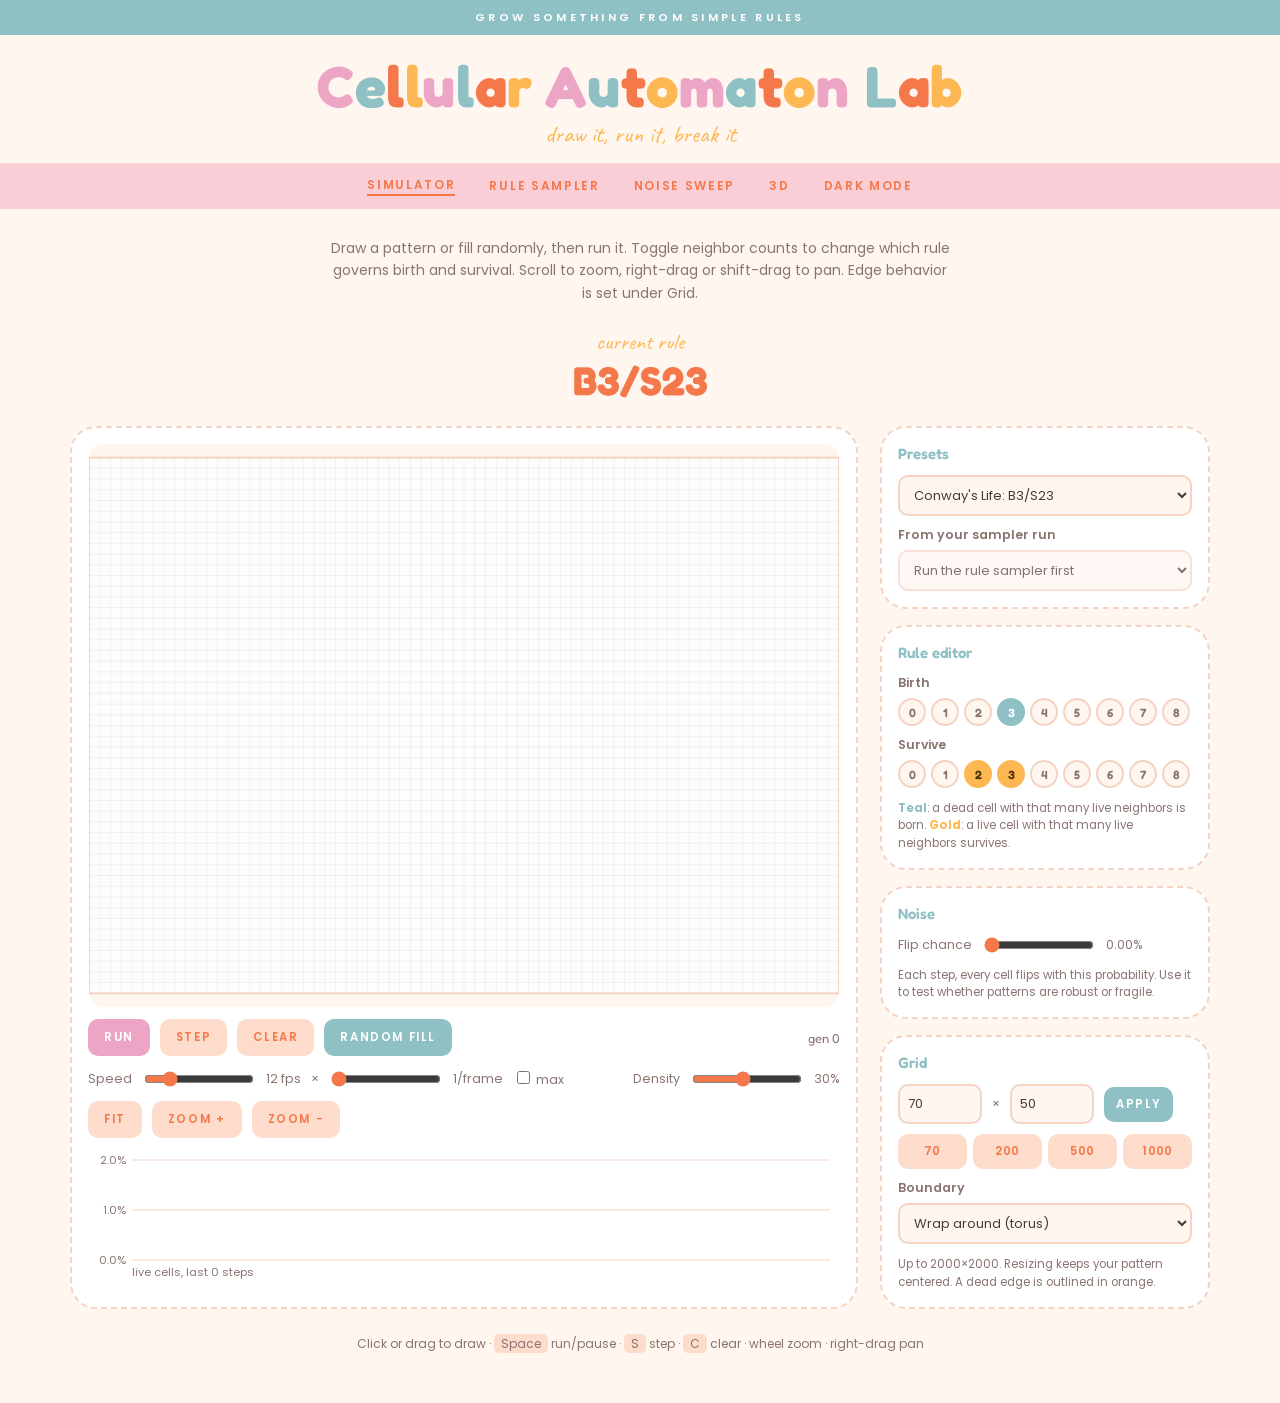
<file: index.html>
<!DOCTYPE html>
<html lang="en">
<head>
<meta charset="UTF-8">
<meta name="viewport" content="width=device-width, initial-scale=1">
<title>Cellular Automaton Lab</title>
<link href="https://fonts.googleapis.com/css2?family=Caveat:wght@600&family=Fredoka:wght@500;700&family=Poppins:wght@400;600&display=swap" rel="stylesheet">
<link rel="stylesheet" href="style.css">
<script src="shared.js"></script>
</head>
<body>
<div class="top">Grow something from simple rules</div>
<div class="brand"><h1 class="rainbow">Cellular Automaton Lab</h1><p class="script">draw it, run it, break it</p></div>
<nav><a class="on" href="index.html">Simulator</a><a href="sampler.html">Rule sampler</a><a href="noise.html">Noise sweep</a><a href="3d.html">3D</a><button id="themeBtn">Dark mode</button></nav>
<div class="wrap">
  <p class="intro">Draw a pattern or fill randomly, then run it. Toggle neighbor counts to change which rule governs birth and survival. Scroll to zoom, right-drag or shift-drag to pan. Edge behavior is set under Grid.</p>
  <div class="rule-readout"><span class="lbl">current rule</span><span id="ruleText">B3/S23</span></div>
  <div class="layout">
    <div class="board-panel">
      <canvas id="board"></canvas>
      <div class="row">
        <button class="btn primary" id="playBtn">Run</button>
        <button class="btn" id="stepBtn">Step</button>
        <button class="btn" id="clearBtn">Clear</button>
        <button class="btn teal" id="randomBtn">Random fill</button>
        <span class="sp"></span><span class="mono" id="genCount">gen 0</span>
      </div>
      <div class="row">
        Speed <input type="range" id="speed" min="1" max="60" value="12"><span id="speedLabel">12 fps</span> × <input type="range" id="spf" min="1" max="100" value="1"><span id="spfL">1/frame</span><label><input type="checkbox" id="turbo"> max</label>
        <span class="sp"></span>
        Density <input type="range" id="density" min="5" max="60" value="30"><span id="densityLabel">30%</span>
      </div>
      <div class="row"><button class="btn" id="fitBtn">Fit</button><button class="btn" id="zin">Zoom +</button><button class="btn" id="zout">Zoom −</button></div>
      <canvas id="plot" class="plot"></canvas>
    </div>
    <div class="side">
      <div class="card"><h2>Presets</h2>
        <select id="presetSelect">
          <option value="B3/S23">Conway's Life: B3/S23</option>
          <option value="B36/S23">HighLife: B36/S23</option>
          <option value="B2/S">Seeds: B2/S</option>
          <option value="B3678/S34678">Day &amp; Night: B3678/S34678</option>
          <option value="B1357/S1357">Replicator: B1357/S1357</option>
          <option value="B3/S12345">Maze: B3/S12345</option>
          <option value="B3/S1234">Mazectric: B3/S1234</option>
          <option value="B368/S245">Morley: B368/S245</option>
          <option value="B3/S012345678">Life without Death: B3/S012345678</option>
          <option value="custom">Custom (use the toggles)</option>
        </select>
        <div class="lab">From your sampler run</div>
        <select id="sampleSelect"></select>
      </div>
      <div class="card"><h2>Rule editor</h2>
        <div class="lab" style="margin-top:0">Birth</div><div class="counts" id="birthCounts"></div>
        <div class="lab">Survive</div><div class="counts" id="surviveCounts"></div>
        <p class="note"><b style="color:var(--teal)">Teal</b>: a dead cell with that many live neighbors is born. <b style="color:var(--yellow)">Gold</b>: a live cell with that many live neighbors survives.</p>
      </div>
      <div class="card"><h2>Noise</h2>
        <div class="row" style="margin-top:0">Flip chance <input type="range" id="noise" min="0" max="500" value="0"><span id="noiseLabel">0.00%</span></div>
        <p class="note">Each step, every cell flips with this probability. Use it to test whether patterns are robust or fragile.</p>
      </div>
      <div class="card"><h2>Grid</h2>
        <div class="row" style="margin:0"><input type="number" id="wIn" value="70" min="8" max="2000" style="width:84px" aria-label="Width"> × <input type="number" id="hIn" value="50" min="8" max="2000" style="width:84px" aria-label="Height"><button class="btn teal" id="applySize" style="padding:9px 12px">Apply</button></div>
        <div class="seg" id="sizes" style="margin-top:10px"><button class="btn" data-w="70" data-h="50">70</button><button class="btn" data-w="200" data-h="140">200</button><button class="btn" data-w="500" data-h="350">500</button><button class="btn" data-w="1000" data-h="700">1000</button></div>
        <div class="lab">Boundary</div><select id="wrap"><option value="wrap">Wrap around (torus)</option><option value="dead">Dead edge (outer ring stays empty)</option></select>
        <p class="note">Up to 2000×2000. Resizing keeps your pattern centered. A dead edge is outlined in orange.</p></div>
    </div>
  </div>
  <footer>Click or drag to draw · <span class="kbd">Space</span> run/pause · <span class="kbd">S</span> step · <span class="kbd">C</span> clear · wheel zoom · right-drag pan</footer>
</div>
<script>
(()=>{
const $=id=>document.getElementById(id),cv=$('board'),ctx=cv.getContext('2d'),off=document.createElement('canvas'),octx=off.getContext('2d');
let cols=70,rows=50,grid=new Uint8Array(cols*rows),running=false,gen=0,fps=12,spf=1,turbo=false,mode='',pv=1,B=new Set([3]),S=new Set([2,3]),noise=0,dead=false,col={},W=600,H=420,z=8,ox=0,oy=0,last=null,hist=[],dirty=true,lt=0,acc=0,t1=0,sps=0,lx=0,ly=0,im,d32;
const gc=()=>$('genCount').textContent='gen '+gen+(running?' · '+Math.round(sps)+' steps/s':'');
const px=h=>{const[r,g,b]=[1,3,5].map(i=>parseInt(h.slice(i,i+2),16));return(255<<24|b<<16|g<<8|r)>>>0};
function colors(){col={l:px(CA.css('--live')),b:px(CA.css('--canvas')),page:CA.css('--bg'),grid:CA.css('--grid')};dirty=true}
function fit(){z=Math.min(W/cols,H/rows);ox=(W-cols*z)/2;oy=(H-rows*z)/2;dirty=true}
function resize(){const d=devicePixelRatio||1;W=cv.parentElement.clientWidth-34;H=Math.round(Math.min(W*.75,innerHeight*.72));cv.style.width=W+'px';cv.style.height=H+'px';cv.width=W*d;cv.height=H*d;ctx.setTransform(d,0,0,d,0,0);fit()}
function draw(){
  if(!im||im.width!==cols||im.height!==rows){off.width=cols;off.height=rows;im=octx.createImageData(cols,rows);d32=new Uint32Array(im.data.buffer)}
  const L=col.l,Bk=col.b;for(let i=0;i<grid.length;i++)d32[i]=grid[i]?L:Bk;octx.putImageData(im,0,0);
  ctx.fillStyle=col.page;ctx.fillRect(0,0,W,H);ctx.imageSmoothingEnabled=false;ctx.drawImage(off,ox,oy,cols*z,rows*z);
  if(z>8){ctx.strokeStyle=col.grid;ctx.lineWidth=1;ctx.beginPath();
    const x0=Math.max(0,Math.floor(-ox/z)),x1=Math.min(cols,Math.ceil((W-ox)/z)),y0=Math.max(0,Math.floor(-oy/z)),y1=Math.min(rows,Math.ceil((H-oy)/z));
    for(let x=x0;x<=x1;x++){ctx.moveTo(ox+x*z,oy+y0*z);ctx.lineTo(ox+x*z,oy+y1*z)}
    for(let y=y0;y<=y1;y++){ctx.moveTo(ox+x0*z,oy+y*z);ctx.lineTo(ox+x1*z,oy+y*z)}ctx.stroke()}
  ctx.strokeStyle=CA.css(dead?'--orange':'--line');ctx.lineWidth=2;ctx.strokeRect(ox,oy,cols*z,rows*z)}
function step(){
  const n=CA.step(grid,cols,rows,B,S,dead);
  if(noise>0){const e=noise*n.length;let k=Math.floor(e)+(Math.random()<e%1?1:0);while(k--)n[Math.random()*n.length|0]^=1}
  let p=0;for(let i=0;i<n.length;i++)p+=n[i];
  grid=n;gen++;hist.push(p/n.length);if(hist.length>2000)hist.splice(0,1000);dirty=true}
function loop(t){
  if(running&&(turbo||t-lt>=1000/fps-2)){lt=t;const t0=performance.now(),lim=turbo?12:40,max=turbo?1e9:spf;let n=0;while(n<max&&(n<1||performance.now()-t0<lim)){step();n++}acc+=n}
  if(t-t1>500){sps=acc/(t-t1)*1000;acc=0;t1=t;if(running)gc()}
  if(dirty){dirty=false;draw();CA.plot($('plot'),hist);gc()}
  requestAnimationFrame(loop)}
function run(v){running=v;$('playBtn').textContent=v?'Pause':'Run';gc()}
function reset(g){grid=g||new Uint8Array(cols*rows);gen=0;hist=[];dirty=true}
function applySize(c,r){c=Math.max(8,Math.min(2000,c|0||70));r=Math.max(8,Math.min(2000,r|0||50));$('wIn').value=c;$('hIn').value=r;
  const g=new Uint8Array(c*r),dx=(c-cols)>>1,dy=(r-rows)>>1;
  for(let y=0;y<rows;y++){const ny=y+dy;if(ny<0||ny>=r)continue;for(let x=0;x<cols;x++){const nx=x+dx;if(nx>=0&&nx<c)g[ny*c+nx]=grid[y*cols+x]}}
  cols=c;rows=r;grid=g;fit()}
// drawing, zoom, pan
const at=e=>{const r=cv.getBoundingClientRect();return[Math.floor((e.clientX-r.left-ox)/z),Math.floor((e.clientY-r.top-oy)/z)]};
const put=(x,y)=>{if(x>=0&&y>=0&&x<cols&&y<rows)grid[y*cols+x]=pv};
function paint(e){const[x,y]=at(e);if(last){const n=Math.max(Math.abs(x-last[0]),Math.abs(y-last[1]),1);for(let i=1;i<=n;i++)put(Math.round(last[0]+(x-last[0])*i/n),Math.round(last[1]+(y-last[1])*i/n))}else put(x,y);last=[x,y];dirty=true}
cv.addEventListener('pointerdown',e=>{lx=e.clientX;ly=e.clientY;cv.setPointerCapture(e.pointerId);
  if(e.button!==0||e.shiftKey){mode='pan';return}mode='paint';const[x,y]=at(e);pv=x>=0&&y>=0&&x<cols&&y<rows&&grid[y*cols+x]?0:1;last=null;paint(e)});
cv.addEventListener('pointermove',e=>{if(mode==='paint')paint(e);else if(mode==='pan'){ox+=e.clientX-lx;oy+=e.clientY-ly;lx=e.clientX;ly=e.clientY;dirty=true}});
addEventListener('pointerup',()=>{mode='';last=null});
cv.addEventListener('contextmenu',e=>e.preventDefault());
function zoomAt(mx,my,k){const nz=Math.min(80,Math.max(.05,z*k));ox=mx-(mx-ox)*nz/z;oy=my-(my-oy)*nz/z;z=nz;dirty=true}
cv.addEventListener('wheel',e=>{e.preventDefault();const r=cv.getBoundingClientRect();zoomAt(e.clientX-r.left,e.clientY-r.top,Math.exp(-e.deltaY*.0015))},{passive:false});
$('zin').onclick=()=>zoomAt(W/2,H/2,1.4);$('zout').onclick=()=>zoomAt(W/2,H/2,1/1.4);$('fitBtn').onclick=fit;
// controls
$('playBtn').onclick=()=>run(!running);
$('stepBtn').onclick=()=>{if(!running)step()};
$('clearBtn').onclick=()=>reset();
$('randomBtn').onclick=()=>{const d=$('density').value/100,a=new Uint8Array(cols*rows);for(let i=0;i<a.length;i++)a[i]=Math.random()<d?1:0;reset(a)};
$('speed').oninput=e=>{fps=+e.target.value;$('speedLabel').textContent=fps+' fps'};
$('spf').oninput=e=>{spf=+e.target.value;$('spfL').textContent=spf+'/frame'};
$('turbo').onchange=e=>turbo=e.target.checked;
$('density').oninput=e=>$('densityLabel').textContent=e.target.value+'%';
$('noise').oninput=e=>{const p=e.target.value/100;noise=p/100;$('noiseLabel').textContent=p.toFixed(2)+'%'};
$('wrap').onchange=e=>{dead=e.target.value==='dead';dirty=true};
$('applySize').onclick=()=>applySize(+$('wIn').value,+$('hIn').value);
document.querySelectorAll('#sizes .btn').forEach(b=>b.onclick=()=>{document.querySelectorAll('#sizes .btn').forEach(x=>x.classList.remove('on'));b.classList.add('on');applySize(+b.dataset.w,+b.dataset.h)});
addEventListener('keydown',e=>{
  if(['SELECT','INPUT'].includes(e.target.tagName))return;
  if(e.code==='Space'){e.preventDefault();run(!running)}
  if(e.key==='s'||e.key==='S'){if(!running)step()}
  if(e.key==='c'||e.key==='C')reset()});
// rule editor
const btns={b:[],s:[]};
function build(el,set,k){for(let n=0;n<=8;n++){const b=document.createElement('button');b.className='cb';b.textContent=n;
  b.onclick=()=>{set.has(n)?set.delete(n):set.add(n);sync();$('presetSelect').value='custom';$('sampleSelect').value=''};el.appendChild(b);btns[k].push(b)}}
function sync(){btns.b.forEach((b,n)=>b.classList.toggle('b',B.has(n)));btns.s.forEach((b,n)=>b.classList.toggle('s',S.has(n)));$('ruleText').textContent=CA.fmt(B,S)}
function setRule(str){const r=CA.parse(str);if(!r)return false;B=r.B;S=r.S;sync();
  const norm=CA.fmt(B,S);$('presetSelect').value=[...$('presetSelect').options].some(o=>o.value===norm)?norm:'custom';
  $('sampleSelect').value=[...$('sampleSelect').options].some(o=>o.value===norm)?norm:'';return true}
build($('birthCounts'),B,'b');build($('surviveCounts'),S,'s');
$('presetSelect').onchange=e=>{if(e.target.value!=='custom')setRule(e.target.value)};
(function(){const sel=$('sampleSelect'),list=CA.samples();
  if(!list.length){sel.innerHTML='<option value="">Run the rule sampler first</option>';sel.disabled=true;return}
  sel.innerHTML='<option value="">Choose a sampled rule…</option>';
  ['mobile','oscillating','chaotic','growth','still','extinct'].forEach(c=>{
    const items=list.filter(r=>r.cls===c);if(!items.length)return;
    const g=document.createElement('optgroup');g.label=c+' ('+items.length+')';
    items.forEach(r=>{const o=document.createElement('option');o.value=r.rule;o.textContent=r.rule;g.appendChild(o)});sel.appendChild(g)})})();
$('sampleSelect').onchange=e=>{if(e.target.value)setRule(e.target.value)};
function fromHash(){const h=decodeURIComponent(location.hash.slice(1));if(h&&setRule(h))$('randomBtn').click()}
addEventListener('hashchange',fromHash);addEventListener('themechange',colors);addEventListener('resize',resize);
colors();sync();resize();fromHash();requestAnimationFrame(loop);
})();
</script>
</body>
</html>
</file>
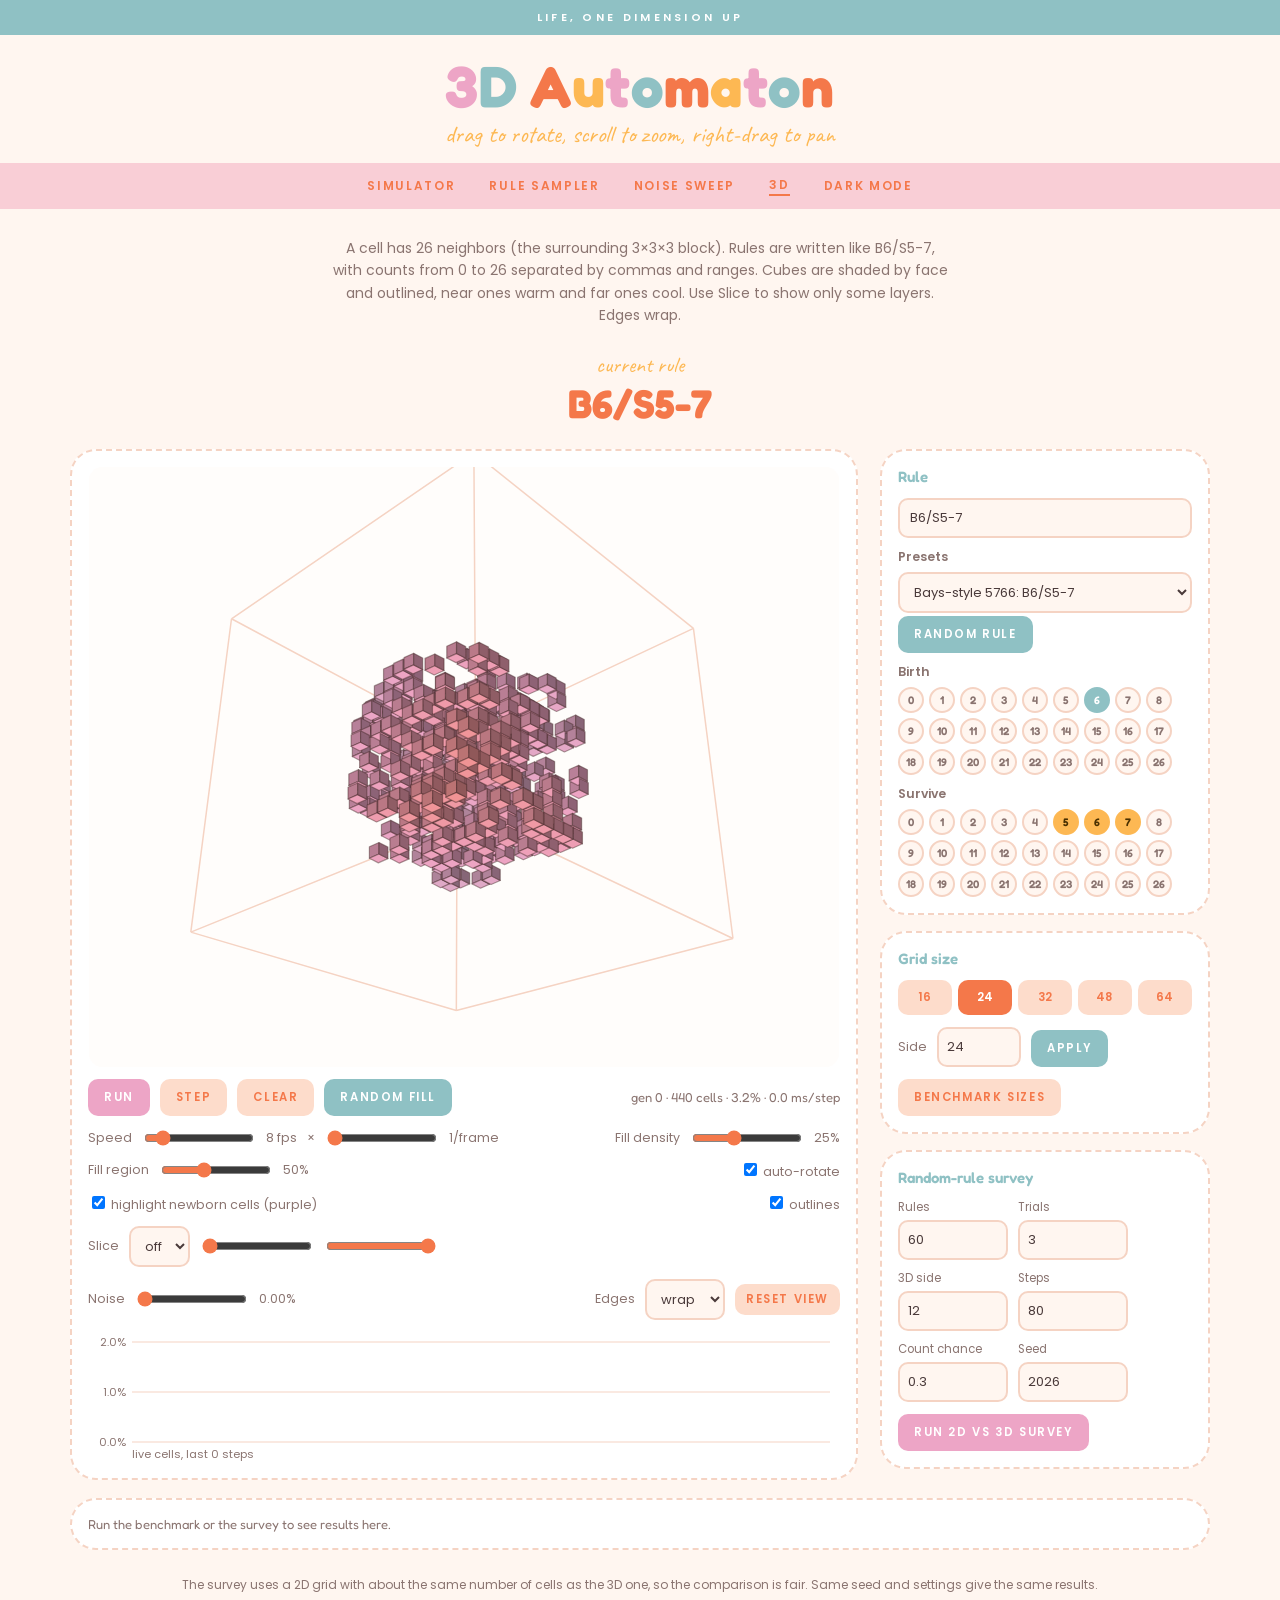
<file: 3d.html>
<!DOCTYPE html>
<html lang="en">
<head>
<meta charset="UTF-8">
<meta name="viewport" content="width=device-width, initial-scale=1">
<title>3D Automaton · Cellular Automaton Lab</title>
<link href="https://fonts.googleapis.com/css2?family=Caveat:wght@600&family=Fredoka:wght@500;700&family=Poppins:wght@400;600&display=swap" rel="stylesheet">
<link rel="stylesheet" href="style.css">
<script src="shared.js"></script>
<style>table{width:100%;border-collapse:collapse;font-size:12.5px}th,td{padding:7px 10px;text-align:right;border-bottom:1px dashed var(--line)}th:first-child,td:first-child{text-align:left}th{color:var(--teal);font-family:'Fredoka',sans-serif}#board{cursor:grab}.sm{padding:7px 11px;margin:3px 3px 0 0}.field input.w{width:100%}</style>
</head>
<body>
<div class="top">Life, one dimension up</div>
<div class="brand"><h1 class="rainbow">3D Automaton</h1><p class="script">drag to rotate, scroll to zoom, right-drag to pan</p></div>
<nav><a href="index.html">Simulator</a><a href="sampler.html">Rule sampler</a><a href="noise.html">Noise sweep</a><a class="on" href="3d.html">3D</a><button id="themeBtn">Dark mode</button></nav>
<div class="wrap">
  <p class="intro">A cell has 26 neighbors (the surrounding 3×3×3 block). Rules are written like B6/S5-7, with counts from 0 to 26 separated by commas and ranges. Cubes are shaded by face and outlined, near ones warm and far ones cool. Use Slice to show only some layers. Edges wrap.</p>
  <div class="rule-readout"><span class="lbl">current rule</span><span id="ruleText">B6/S5-7</span></div>
  <div class="layout">
    <div class="board-panel">
      <canvas id="board"></canvas>
      <div class="row">
        <button class="btn primary" id="playBtn">Run</button><button class="btn" id="stepBtn">Step</button>
        <button class="btn" id="clearBtn">Clear</button><button class="btn teal" id="randBtn">Random fill</button>
        <span class="sp"></span><span class="mono" id="stat">gen 0</span>
      </div>
      <div class="row">Speed <input type="range" id="speed" min="1" max="60" value="8"><span id="speedL">8 fps</span> × <input type="range" id="spf" min="1" max="50" value="1"><span id="spfL">1/frame</span><span class="sp"></span>
        Fill density <input type="range" id="dens" min="5" max="60" value="25"><span id="densL">25%</span></div>
      <div class="row">Fill region <input type="range" id="reg" min="20" max="100" value="50"><span id="regL">50%</span><span class="sp"></span>
        <label><input type="checkbox" id="auto" checked> auto-rotate</label></div>
      <div class="row"><label><input type="checkbox" id="newb" checked> highlight newborn cells (purple)</label><span class="sp"></span><label><input type="checkbox" id="outl" checked> outlines</label></div>
      <div class="row">Slice <select id="ax" style="width:auto"><option value="">off</option><option value="x">x</option><option value="y">y</option><option value="z">z</option></select><input type="range" id="lo" min="0" max="23" value="0" aria-label="Slice start"><input type="range" id="hi" min="0" max="23" value="23" aria-label="Slice end"><span id="sliceL"></span></div>
      <div class="row">Noise <input type="range" id="noise" min="0" max="500" value="0"><span id="noiseL">0.00%</span><span class="sp"></span>Edges <select id="wrap" style="width:auto"><option value="wrap">wrap</option><option value="dead">dead</option></select><button class="btn" id="viewBtn" style="padding:7px 11px">Reset view</button></div>
      <canvas id="plot" class="plot"></canvas>
    </div>
    <div class="side">
      <div class="card"><h2>Rule</h2>
        <input id="ruleIn" style="width:100%;background:var(--bg);color:var(--ink);border:2px solid var(--line);border-radius:10px;padding:8px 10px;font:13px Poppins,sans-serif" value="B6/S5-7" aria-label="Rule">
        <div class="lab">Presets</div>
        <select id="pre"><option value="B6/S5-7">Bays-style 5766: B6/S5-7</option><option value="B5/S4-5">Bays-style 4555: B5/S4-5</option><option value="B4/S4">Try: B4/S4</option><option value="B5/S5-7">Try: B5/S5-7</option><option value="B6-8/S5-8">Try: B6-8/S5-8</option></select>
        <button class="btn sm teal" id="rndRule">Random rule</button>
        <div class="lab">Birth</div><div class="counts" id="bC"></div>
        <div class="lab">Survive</div><div class="counts" id="sC"></div>
      </div>
      <div class="card"><h2>Grid size</h2>
        <div class="seg" id="sizes"><button class="btn" data-n="16">16</button><button class="btn on" data-n="24">24</button><button class="btn" data-n="32">32</button><button class="btn" data-n="48">48</button><button class="btn" data-n="64">64</button></div>
        <div class="row" style="margin-top:12px">Side <input type="number" id="nIn" value="24" min="8" max="256" style="width:84px"><button class="btn sm teal" id="nApply">Apply</button></div>
        <button class="btn sm" id="bench" style="margin-top:12px">Benchmark sizes</button>
      </div>
      <div class="card"><h2>Random-rule survey</h2>
        <div class="row" style="margin:0">
          <div class="field"><label>Rules</label><input class="w" type="number" id="sR" value="60"></div>
          <div class="field"><label>Trials</label><input class="w" type="number" id="sT" value="3"></div>
          <div class="field"><label>3D side</label><input class="w" type="number" id="sN" value="12"></div>
          <div class="field"><label>Steps</label><input class="w" type="number" id="sS" value="80"></div>
          <div class="field"><label>Count chance</label><input class="w" type="number" id="sP" value="0.3" step="0.05"></div>
          <div class="field"><label>Seed</label><input class="w" type="number" id="sD" value="2026"></div>
        </div>
        <button class="btn sm primary" id="survey" style="margin-top:12px">Run 2D vs 3D survey</button>
      </div>
    </div>
  </div>
  <div class="board-panel" style="margin-top:18px;overflow-x:auto"><div class="mono" id="out">Run the benchmark or the survey to see results here.</div><div id="found"></div></div>
  <footer>The survey uses a 2D grid with about the same number of cells as the 3D one, so the comparison is fair. Same seed and settings give the same results.</footer>
</div>
<script>
(()=>{
const $=id=>document.getElementById(id),cv=$('board'),ctx=cv.getContext('2d');
const fmtSet=s=>{const a=[...s].sort((x,y)=>x-y),o=[];for(let i=0;i<a.length;){let j=i;while(j+1<a.length&&a[j+1]===a[j]+1)j++;o.push(j>i?a[i]+'-'+a[j]:''+a[i]);i=j+1}return o.join(',')};
const parseSet=t=>{const s=new Set();for(const p of t.split(',').filter(Boolean)){const m=/^(\d+)(?:-(\d+))?$/.exec(p);if(!m)return null;const a=+m[1],b=m[2]===undefined?a:+m[2];if(a>26||b>26)return null;for(let k=a;k<=b;k++)s.add(k)}return s};
const parse=str=>{const m=/^B([\d,\-]*)\/S([\d,\-]*)$/i.exec(str.trim());if(!m)return null;const B=parseSet(m[1]),S=parseSet(m[2]);return B&&S?{B,S}:null};
const fmt=(B,S)=>'B'+fmtSet(B)+'/S'+fmtSet(S),tab=s=>{const t=new Uint8Array(27);s.forEach(k=>t[k]=1);return t};
const bufs={};const buf=N=>bufs[N]||(bufs[N]=[new Uint8Array(N*N*N),new Uint8Array(N*N*N)]);
function step3(g,N,b,s,dead){
  const N2=N*N,n=new Uint8Array(N2*N),[t1,t2]=buf(N);
  for(let z=0;z<N;z++)for(let y=0;y<N;y++){const o=z*N2+y*N;for(let x=0;x<N;x++)t1[o+x]=g[o+(x?x-1:N-1)]+g[o+x]+g[o+(x<N-1?x+1:0)]}
  for(let z=0;z<N;z++){const o=z*N2;for(let y=0;y<N;y++){const u=o+(y?y-1:N-1)*N,m=o+y*N,d=o+(y<N-1?y+1:0)*N;for(let x=0;x<N;x++)t2[m+x]=t1[u+x]+t1[m+x]+t1[d+x]}}
  for(let z=0;z<N;z++){const u=(z?z-1:N-1)*N2,m=z*N2,d=(z<N-1?z+1:0)*N2;for(let i=0;i<N2;i++){const k=t2[u+i]+t2[m+i]+t2[d+i]-g[m+i];n[m+i]=g[m+i]?s[k]:b[k]}}
  if(dead)for(let a=0;a<N;a++)for(let q=0;q<N;q++){n[a*N+q]=n[(N-1)*N2+a*N+q]=n[a*N2+q]=n[a*N2+(N-1)*N+q]=n[a*N2+q*N]=n[a*N2+q*N+N-1]=0}
  return n}
const count=g=>{let p=0;for(let i=0;i<g.length;i++)p+=g[i];return p};
let prev=null,dead=false,noise=0,zoom=1,pdx=0,pdy=0,spf=1,hist=[],pan=false,N=24,g=new Uint8Array(N**3),B=new Set([6]),S=new Set([5,6,7]),bT=tab(B),sT=tab(S),running=false,gen=0,last=0,fps=8,ax=.5,ay=.6,dirty=true,drag=false,lx=0,ly=0,W=600,H=480,col={},cols=[],colsN=[],msStep=0;
function fill(){const f=$('reg').value/100,d=$('dens').value/100,lo=Math.floor(N*(1-f)/2),hi=Math.ceil(N*(1+f)/2);g=new Uint8Array(N**3);
  for(let z=lo;z<hi;z++)for(let y=lo;y<hi;y++)for(let x=lo;x<hi;x++)g[z*N*N+y*N+x]=Math.random()<d?1:0;gen=0;prev=null;hist=[];dirty=true;info()}
function info(){const p=count(g);$('stat').textContent=`gen ${gen} · ${p} cells · ${(p/N**3*100).toFixed(1)}% · ${msStep.toFixed(1)} ms/step`}
function step(){const t=performance.now();prev=g;g=step3(g,N,bT,sT,dead);if(noise>0){const e=noise*g.length;let k=Math.floor(e)+(Math.random()<e%1?1:0);while(k--)g[Math.random()*g.length|0]^=1}msStep=performance.now()-t;gen++;dirty=true;hist.push(count(g)/N**3);if(hist.length>2000)hist.splice(0,1000)}
const rgb=h=>[1,3,5].map(i=>parseInt(h.slice(i,i+2),16));
function colors(){
  col={bg:CA.css('--canvas'),line:CA.css('--line'),edge:document.documentElement.dataset.theme==='dark'?'rgba(0,0,0,.6)':'rgba(70,40,40,.45)'};
  const far=[143,193,196],mid=[237,165,198],near=rgb(CA.css('--live')),K=48,sh=[.78,1,.6],mk=(a,c,u)=>a.map((v,i)=>v+(c[i]-v)*u);
  const shade=r=>sh.map(m=>`rgb(${r.map(v=>Math.round(Math.min(255,v*m)))})`);
  cols=Array.from({length:K},(_,b)=>{const t=b/(K-1);return shade(t<.5?mk(far,mid,t*2):mk(mid,near,(t-.5)*2))});
  colsN=Array.from({length:K},(_,b)=>shade(mk([160,120,225],[120,60,200],b/(K-1))));dirty=true}
function resize(){W=Math.min(cv.parentElement.clientWidth-34,760);H=Math.round(W*.8);const d=devicePixelRatio||1;cv.style.width=W+'px';cv.style.height=H+'px';cv.width=W*d;cv.height=H*d;ctx.setTransform(d,0,0,d,0,0);dirty=true}
function draw(){
  ctx.fillStyle=col.bg;ctx.fillRect(0,0,W,H);
  const sa=Math.sin(ay),ca=Math.cos(ay),sx=Math.sin(ax),cx=Math.cos(ax),sc=Math.min(W,H)/(N*1.7)*zoom,c=(N-1)/2,D=3*N,mx=W/2+pdx,my=H/2+pdy,K=cols.length;
  const P=(X,Y,Z)=>{const x1=X*ca+Z*sa,z1=-X*sa+Z*ca,y1=Y*cx-z1*sx,z2=Y*sx+z1*cx,f=1/(1-z2/D);return[mx+x1*sc*f,my+y1*sc*f]};
  const h=N/2,V=[];for(let i=0;i<8;i++)V.push(P(i&1?h:-h,i&2?h:-h,i&4?h:-h));
  ctx.strokeStyle=col.line;ctx.lineWidth=1.5;ctx.beginPath();
  for(let i=0;i<8;i++)for(const b of[1,2,4])if(!(i&b)){ctx.moveTo(V[i][0],V[i][1]);ctx.lineTo(V[i|b][0],V[i|b][1])}ctx.stroke();
  // the three cube faces that point toward the camera, as screen offsets from the cell center
  const sg=[Math.sign(-sa*cx)||1,Math.sign(sx)||1,Math.sign(ca*cx)||1],q=.44;
  const F=[0,1,2].map(a=>{const u=(a+1)%3,v=(a+2)%3;return[[1,1],[-1,1],[-1,-1],[1,-1]].map(([p,r])=>{const w=[0,0,0];w[a]=sg[a]*q;w[u]=p*q;w[v]=r*q;return[w[0]*ca+w[2]*sa,w[1]*cx-(-w[0]*sa+w[2]*ca)*sx]})});
  const axis=$('ax').value?'xyz'.indexOf($('ax').value):-1,lo=Math.min($('lo').value,$('hi').value),hi=Math.max($('lo').value,$('hi').value),showNew=$('newb').checked&&prev&&prev.length===g.length;
  const L=Array.from({length:K},()=>[]),Ln=Array.from({length:K},()=>[]);
  for(let z=0,i=0;z<N;z++)for(let y=0;y<N;y++)for(let x=0;x<N;x++,i++)if(g[i]){
    if(axis>=0){const v=axis===0?x:axis===1?y:z;if(v<lo||v>hi)continue}
    const X=x-c,Y=y-c,Z=z-c,x1=X*ca+Z*sa,z1=-X*sa+Z*ca,y1=Y*cx-z1*sx,z2=Y*sx+z1*cx,f=1/(1-z2/D);
    const b=Math.min(K-1,Math.max(0,((z2/(N*.9)+1)*K/2)|0));(showNew&&!prev[i]?Ln:L)[b].push(mx+x1*sc*f,my+y1*sc*f,sc*f)}
  const edge=$('outl').checked&&sc>=4;ctx.strokeStyle=col.edge;ctx.lineWidth=Math.min(1.2,sc/6);ctx.lineJoin='round';
  const batch=(l,cs)=>{if(!l.length)return;for(let a=0;a<3;a++){ctx.fillStyle=cs[a];ctx.beginPath();const o=F[a];
    for(let j=0;j<l.length;j+=3){const px=l[j],py=l[j+1],s=l[j+2];ctx.moveTo(px+o[0][0]*s,py+o[0][1]*s);for(let k=1;k<4;k++)ctx.lineTo(px+o[k][0]*s,py+o[k][1]*s);ctx.closePath()}
    ctx.fill();if(edge)ctx.stroke()}};
  for(let b=0;b<K;b++){batch(L[b],cols[b]);batch(Ln[b],colsN[b])}}
function frame(t){
  if(running&&t-last>=1000/fps-2){last=t;const t0=performance.now();for(let i=0;i<spf&&(i<1||performance.now()-t0<40);i++)step();info()}
  if($('auto').checked&&!drag){ay+=.005;dirty=true}
  if(dirty){dirty=false;draw();CA.plot($('plot'),hist)}requestAnimationFrame(frame)}
cv.addEventListener('pointerdown',e=>{drag=true;pan=e.button!==0||e.shiftKey;lx=e.clientX;ly=e.clientY;cv.setPointerCapture(e.pointerId)});
cv.addEventListener('pointermove',e=>{if(!drag)return;if(pan){pdx+=e.clientX-lx;pdy+=e.clientY-ly}else{ay+=(e.clientX-lx)*.01;ax=Math.max(-1.5,Math.min(1.5,ax+(e.clientY-ly)*.01))}lx=e.clientX;ly=e.clientY;dirty=true});
addEventListener('pointerup',()=>drag=false);
// rule editor
const bt={b:[],s:[]};
function build(el,k,set){for(let n=0;n<=26;n++){const b=document.createElement('button');b.className='cb';b.textContent=n;b.style.cssText='width:26px;height:26px;font-size:11px';
  b.onclick=()=>{set().has(n)?set().delete(n):set().add(n);sync()};el.appendChild(b);bt[k].push(b)}}
function sync(){bT=tab(B);sT=tab(S);bt.b.forEach((b,n)=>b.classList.toggle('b',B.has(n)));bt.s.forEach((b,n)=>b.classList.toggle('s',S.has(n)));
  const r=fmt(B,S);$('ruleText').textContent=r;$('ruleIn').value=r;$('pre').value=[...$('pre').options].some(o=>o.value===r)?r:$('pre').value}
function setRule(str){const r=parse(str);if(!r)return false;B=r.B;S=r.S;sync();return true}
build($('bC'),'b',()=>B);build($('sC'),'s',()=>S);
$('ruleIn').onchange=e=>{if(!setRule(e.target.value))e.target.value=fmt(B,S)};
$('pre').onchange=e=>setRule(e.target.value);
$('rndRule').onclick=()=>{const r=p=>{const s=new Set();for(let n=0;n<=26;n++)if(Math.random()<p)s.add(n);return s};B=r(.2);S=r(.3);sync();fill()};
// controls
$('playBtn').onclick=()=>{running=!running;$('playBtn').textContent=running?'Pause':'Run'};
$('stepBtn').onclick=()=>{if(!running){step();info()}};
$('clearBtn').onclick=()=>{g=new Uint8Array(N**3);gen=0;prev=null;hist=[];dirty=true;info()};
$('randBtn').onclick=fill;
$('speed').oninput=e=>{fps=+e.target.value;$('speedL').textContent=fps+' fps'};
$('dens').oninput=e=>$('densL').textContent=e.target.value+'%';
$('reg').oninput=e=>$('regL').textContent=e.target.value+'%';
document.querySelectorAll('#sizes .btn').forEach(b=>b.onclick=()=>{document.querySelectorAll('#sizes .btn').forEach(x=>x.classList.remove('on'));b.classList.add('on');N=+b.dataset.n;$('nIn').value=N;$('lo').max=$('hi').max=N-1;$('lo').value=0;$('hi').value=N-1;fill()});
addEventListener('keydown',e=>{if(['SELECT','INPUT'].includes(e.target.tagName))return;if(e.code==='Space'){e.preventDefault();$('playBtn').click()}if(e.key==='s')$('stepBtn').click()});
// benchmark: time per step by grid size
$('bench').onclick=async()=>{
  const o=$('out');o.innerHTML='Benchmarking…';const rows=[];
  for(const n of[16,24,32,48,64,96,128]){await new Promise(r=>setTimeout(r,20));
    let a=Uint8Array.from({length:n**3},()=>Math.random()<.25?1:0);const t=performance.now();
    for(let i=0;i<3;i++)a=step3(a,n,bT,sT);rows.push([n,n**3,(performance.now()-t)/3])}
  o.innerHTML='<table><thead><tr><th>Side</th><th>Cells</th><th>ms per step</th><th>Steps/sec</th></tr></thead><tbody>'+rows.map(r=>`<tr><td>${r[0]}³</td><td>${r[1].toLocaleString()}</td><td>${r[2].toFixed(1)}</td><td>${(1000/r[2]).toFixed(1)}</td></tr>`).join('')+'</tbody></table><p class="note">Simulation only. Drawing every live cell each frame is usually the first limit, so large grids look best with a sparse rule.</p>'};
// survey: 2D vs 3D random rules
const hash=a=>{let h=2166136261;for(let i=0;i<a.length;i++)h=Math.imul(h^a[i],16777619);return h>>>0};
function trial(f,len,steps,d,rnd){let a=Uint8Array.from({length:len},()=>rnd()<d?1:0);const seen=new Set();
  for(let t=0;t<steps;t++){const h=hash(a);if(seen.has(h))return{c:hash(f(a))===h?'still':'oscillating',d:count(a)/len};seen.add(h);a=f(a);if(!count(a))return{c:'extinct',d:0}}
  const d2=count(a)/len;return{c:d2>.5?'dense':'active',d:d2}}
$('survey').onclick=async()=>{
  const R=+$('sR').value,T=+$('sT').value,n3=+$('sN').value,steps=+$('sS').value,p=+$('sP').value,rnd=CA.prng(+$('sD').value),n2=Math.round(n3**1.5);
  const C=['extinct','still','oscillating','active','dense'],tot={2:{},3:{}},dsum={2:0,3:0},num={2:0,3:0},found=[];$('survey').disabled=true;
  for(let r=0;r<R;r++){
    const pick=m=>{const s=new Set();for(let n=0;n<=m;n++)if(rnd()<p)s.add(n);return s};
    const rules={2:{B:pick(8),S:pick(8)},3:{B:pick(26),S:pick(26)}};
    for(const dim of[2,3]){const{B:b,S:s}=rules[dim],bt=tab(b),st=tab(s);let inter=0,dn=0;
      const f=dim===2?a=>CA.step(a,n2,n2,b,s):a=>step3(a,n3,bt,st),len=dim===2?n2*n2:n3**3;
      for(let t=0;t<T;t++){const x=trial(f,len,steps,.1+rnd()*.3,rnd);tot[dim][x.c]=(tot[dim][x.c]||0)+1;dsum[dim]+=x.d;num[dim]++;
        if((x.c==='active'||x.c==='oscillating')&&x.d>.02&&x.d<.4){inter++;dn+=x.d}}
      if(dim===3&&inter>=Math.ceil(T/2)&&found.length<16)found.push(fmt(b,s));
      await new Promise(r=>setTimeout(r,0))}
    $('out').textContent=`${r+1} / ${R} rules`}
  const pc=(d,c)=>((tot[d][c]||0)/num[d]*100).toFixed(1)+'%';
  $('out').innerHTML=`<table><thead><tr><th>Behavior</th><th>2D (${n2}×${n2})</th><th>3D (${n3}³)</th></tr></thead><tbody>`+C.map(c=>`<tr><td>${c}</td><td>${pc(2,c)}</td><td>${pc(3,c)}</td></tr>`).join('')+`<tr><td>mean final density</td><td>${(dsum[2]/num[2]).toFixed(3)}</td><td>${(dsum[3]/num[3]).toFixed(3)}</td></tr></tbody></table><p class="note">${R*T} trials per dimension. Still means the grid stopped changing; oscillating means a full-grid repeat; active means no repeat within ${steps} steps; dense means active with over 50% of cells alive.</p>`;
  $('found').innerHTML=found.length?'<div class="lab">3D rules that stayed active at moderate density (click to load)</div>'+found.map(r=>`<button class="btn sm" data-r="${r}">${r}</button>`).join(''):'';
  $('found').querySelectorAll('button').forEach(b=>b.onclick=()=>{setRule(b.dataset.r);fill();window.scrollTo({top:0,behavior:'smooth'})});
  $('survey').disabled=false};
['ax','lo','hi','newb','outl'].forEach(k=>$(k).oninput=()=>{$('sliceL').textContent=$('ax').value?$('ax').value+' '+Math.min($('lo').value,$('hi').value)+' to '+Math.max($('lo').value,$('hi').value):'';dirty=true});
$('spf').oninput=e=>{spf=+e.target.value;$('spfL').textContent=spf+'/frame'};
$('noise').oninput=e=>{const p=e.target.value/100;noise=p/100;$('noiseL').textContent=p.toFixed(2)+'%'};
$('wrap').onchange=e=>dead=e.target.value==='dead';
$('nApply').onclick=()=>{N=Math.max(8,Math.min(256,+$('nIn').value||24));$('nIn').value=N;$('lo').max=$('hi').max=N-1;$('lo').value=0;$('hi').value=N-1;document.querySelectorAll('#sizes .btn').forEach(x=>x.classList.toggle('on',+x.dataset.n===N));fill()};
cv.addEventListener('wheel',e=>{e.preventDefault();zoom=Math.max(.3,Math.min(10,zoom*Math.exp(-e.deltaY*.0015)));dirty=true},{passive:false});
cv.addEventListener('contextmenu',e=>e.preventDefault());
$('viewBtn').onclick=()=>{zoom=1;pdx=pdy=0;dirty=true};
addEventListener('themechange',colors);addEventListener('resize',resize);
colors();resize();sync();fill();requestAnimationFrame(frame);
})();
</script>
</body>
</html>
</file>
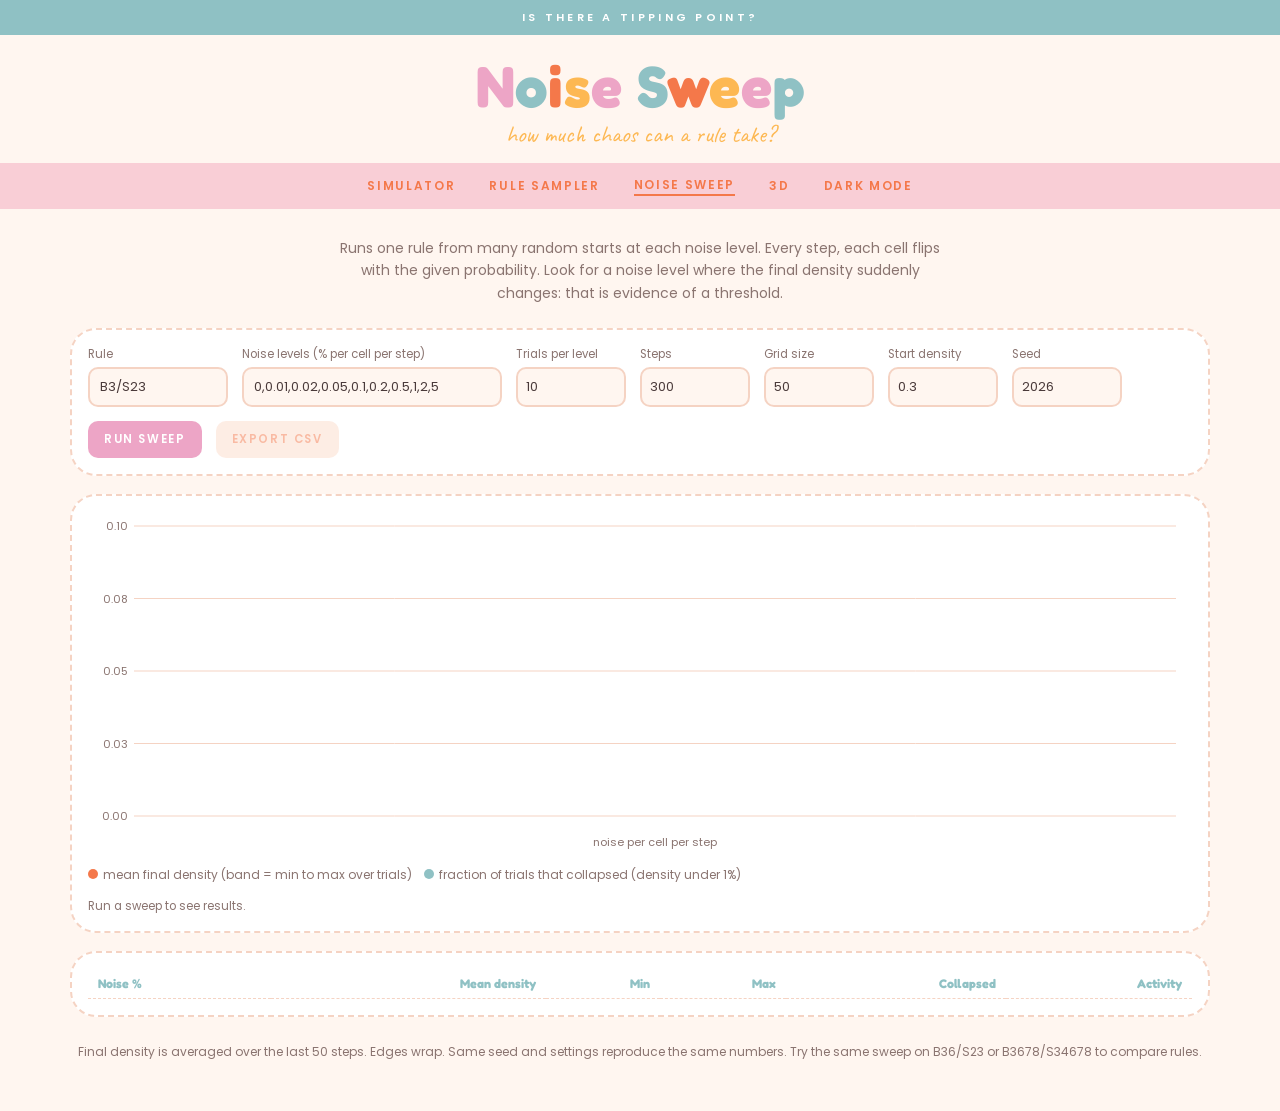
<file: noise.html>
<!DOCTYPE html>
<html lang="en">
<head>
<meta charset="UTF-8">
<meta name="viewport" content="width=device-width, initial-scale=1">
<title>Noise Sweep · Cellular Automaton Lab</title>
<link href="https://fonts.googleapis.com/css2?family=Caveat:wght@600&family=Fredoka:wght@500;700&family=Poppins:wght@400;600&display=swap" rel="stylesheet">
<link rel="stylesheet" href="style.css">
<script src="shared.js"></script>
<style>table{width:100%;border-collapse:collapse;font-size:12.5px}th,td{padding:7px 10px;text-align:right;border-bottom:1px dashed var(--line)}th:first-child,td:first-child{text-align:left}th{color:var(--teal);font-family:'Fredoka',sans-serif}#chart{width:100%;height:340px;display:block}.hit{background:var(--peach)}</style>
</head>
<body>
<div class="top">Is there a tipping point?</div>
<div class="brand"><h1 class="rainbow">Noise Sweep</h1><p class="script">how much chaos can a rule take?</p></div>
<nav><a href="index.html">Simulator</a><a href="sampler.html">Rule sampler</a><a class="on" href="noise.html">Noise sweep</a><a href="3d.html">3D</a><button id="themeBtn">Dark mode</button></nav>
<div class="wrap">
  <p class="intro">Runs one rule from many random starts at each noise level. Every step, each cell flips with the given probability. Look for a noise level where the final density suddenly changes: that is evidence of a threshold.</p>
  <div class="board-panel controls">
    <div class="field" style="width:140px"><label>Rule</label><input id="rule" value="B3/S23"></div>
    <div class="field" style="width:260px"><label>Noise levels (% per cell per step)</label><input id="levels" value="0,0.01,0.02,0.05,0.1,0.2,0.5,1,2,5"></div>
    <div class="field"><label>Trials per level</label><input type="number" id="trials" value="10" min="1" max="50"></div>
    <div class="field"><label>Steps</label><input type="number" id="steps" value="300" min="60" max="2000"></div>
    <div class="field"><label>Grid size</label><input type="number" id="size" value="50" min="10" max="100"></div>
    <div class="field"><label>Start density</label><input type="number" id="dens" value="0.3" min="0.05" max="0.9" step="0.05"></div>
    <div class="field"><label>Seed</label><input type="number" id="seed" value="2026"></div>
    <button class="btn primary" id="runBtn">Run sweep</button>
    <button class="btn" id="csvBtn" disabled>Export CSV</button>
    <span class="mono" id="prog"></span>
  </div>
  <div class="board-panel" style="margin-top:18px">
    <canvas id="chart"></canvas>
    <div class="legend"><span><i class="dot" style="background:var(--orange)"></i>mean final density (band = min to max over trials)</span><span><i class="dot" style="background:var(--teal)"></i>fraction of trials that collapsed (density under 1%)</span></div>
    <p class="note" id="verdict">Run a sweep to see results.</p>
  </div>
  <div class="board-panel" style="margin-top:18px;overflow-x:auto"><table><thead><tr><th>Noise %</th><th>Mean density</th><th>Min</th><th>Max</th><th>Collapsed</th><th>Activity</th></tr></thead><tbody id="rows"></tbody></table></div>
  <footer>Final density is averaged over the last 50 steps. Edges wrap. Same seed and settings reproduce the same numbers. Try the same sweep on B36/S23 or B3678/S34678 to compare rules.</footer>
</div>
<script>
(()=>{
const $=id=>document.getElementById(id);let res=[];
if(location.hash.length>1)$('rule').value=decodeURIComponent(location.hash.slice(1));
function sim(r,size,steps,d0,p,rnd){
  const area=size*size;let g=Uint8Array.from({length:area},()=>rnd()<d0?1:0),tail=[],act=0,na=0;
  for(let t=0;t<steps;t++){
    const n=CA.step(g,size,size,r.B,r.S);
    if(p>0)for(let i=0;i<area;i++)if(rnd()<p)n[i]^=1;
    let pop=0,ch=0;for(let i=0;i<area;i++){pop+=n[i];ch+=n[i]^g[i]}
    g=n;if(t>=steps-50){tail.push(pop/area);act+=ch/area;na++}}
  return{den:tail.reduce((a,b)=>a+b,0)/tail.length,act:act/na}}
function chart(){
  const c=$('chart'),d=devicePixelRatio||1,w=c.clientWidth,h=c.clientHeight;c.width=w*d;c.height=h*d;
  const x=c.getContext('2d');x.setTransform(d,0,0,d,0,0);x.clearRect(0,0,w,h);
  const L=46,R=16,T=14,Bm=36,pw=w-L-R,ph=h-T-Bm,ink=CA.css('--dim'),line=CA.css('--line');
  const ymax=Math.max(.1,Math.ceil(Math.max(...res.map(r=>r.max),.1)*10)/10);
  const px=i=>L+(res.length<2?pw/2:i*pw/(res.length-1)),py=v=>T+ph-v/ymax*ph;
  x.font='11px Poppins,sans-serif';x.fillStyle=ink;x.strokeStyle=line;x.lineWidth=1;x.textAlign='right';
  for(let k=0;k<=4;k++){const v=ymax*k/4;x.beginPath();x.moveTo(L,py(v));x.lineTo(w-R,py(v));x.stroke();x.fillText(v.toFixed(2),L-6,py(v)+4)}
  x.textAlign='center';res.forEach((r,i)=>x.fillText(r.p+'%',px(i),h-Bm+16));
  x.fillText('noise per cell per step',L+pw/2,h-6);
  if(!res.length)return;
  const orange=CA.css('--orange'),teal=CA.css('--teal');
  x.fillStyle=orange+'44';x.beginPath();res.forEach((r,i)=>x.lineTo(px(i),py(r.max)));
  for(let i=res.length-1;i>=0;i--)x.lineTo(px(i),py(res[i].min));x.fill();
  x.lineWidth=3;x.strokeStyle=orange;x.beginPath();res.forEach((r,i)=>i?x.lineTo(px(i),py(r.mean)):x.moveTo(px(i),py(r.mean)));x.stroke();
  x.fillStyle=orange;res.forEach((r,i)=>{x.beginPath();x.arc(px(i),py(r.mean),4,0,7);x.fill()});
  x.strokeStyle=teal;x.setLineDash([6,4]);x.beginPath();res.forEach((r,i)=>{const y=T+ph-r.col*ph;i?x.lineTo(px(i),y):x.moveTo(px(i),y)});x.stroke();x.setLineDash([])}
function verdict(){
  if(res.length<2)return;let bi=1,bd=0;
  for(let i=1;i<res.length;i++){const dd=Math.abs(res[i].mean-res[i-1].mean);if(dd>bd){bd=dd;bi=i}}
  const tot=Math.abs(res[res.length-1].mean-res[0].mean)||1e-9;
  $('verdict').textContent=`Biggest change: between ${res[bi-1].p}% and ${res[bi].p}% noise, mean density moves by ${bd.toFixed(3)} (${(bd/tot*100).toFixed(0)}% of the full range across the sweep). A large share in one step suggests a threshold; a spread-out change suggests a gradual decline. Add levels near that gap to zoom in.`;
  document.querySelectorAll('#rows tr').forEach((tr,i)=>tr.classList.toggle('hit',i===bi||i===bi-1))}
async function run(){
  const rule=CA.parse($('rule').value.trim());if(!rule){$('prog').textContent='Rule must look like B3/S23';return}
  const lv=$('levels').value.split(',').map(Number).filter(v=>v>=0&&v<=100),T=+$('trials').value,steps=+$('steps').value,size=+$('size').value,d0=+$('dens').value,seed=+$('seed').value;
  const rnd=CA.prng(seed);res=[];$('rows').innerHTML='';$('runBtn').disabled=true;$('csvBtn').disabled=true;
  for(const p of lv){
    const rs=[];for(let t=0;t<T;t++){rs.push(sim(rule,size,steps,d0,p/100,rnd));await new Promise(r=>setTimeout(r,0))}
    const ds=rs.map(r=>r.den),m=a=>a.reduce((s,v)=>s+v,0)/a.length;
    const o={p,mean:m(ds),min:Math.min(...ds),max:Math.max(...ds),col:ds.filter(v=>v<.01).length/T,act:m(rs.map(r=>r.act))};
    res.push(o);$('rows').insertAdjacentHTML('beforeend',`<tr><td>${p}</td><td>${o.mean.toFixed(3)}</td><td>${o.min.toFixed(3)}</td><td>${o.max.toFixed(3)}</td><td>${(o.col*100).toFixed(0)}%</td><td>${(o.act*100).toFixed(1)}%</td></tr>`);
    $('prog').textContent=`${res.length} / ${lv.length} levels`;chart()}
  verdict();$('prog').textContent=`done: ${$('rule').value}, seed ${seed}`;$('runBtn').disabled=false;$('csvBtn').disabled=false}
$('runBtn').onclick=run;
$('csvBtn').onclick=()=>{
  let s='rule,noise_pct,mean_density,min_density,max_density,collapsed_frac,activity,trials,steps,grid,start_density,seed\n';
  const m=[$('trials').value,$('steps').value,$('size').value,$('dens').value,$('seed').value].join(',');
  res.forEach(r=>s+=`${$('rule').value},${r.p},${r.mean.toFixed(4)},${r.min.toFixed(4)},${r.max.toFixed(4)},${r.col},${r.act.toFixed(4)},${m}\n`);
  const a=document.createElement('a');a.href=URL.createObjectURL(new Blob([s],{type:'text/csv'}));a.download='noise_sweep.csv';a.click();URL.revokeObjectURL(a.href)};
addEventListener('themechange',chart);addEventListener('resize',chart);
addEventListener('DOMContentLoaded',chart);
})();
</script>
</body>
</html>
</file>
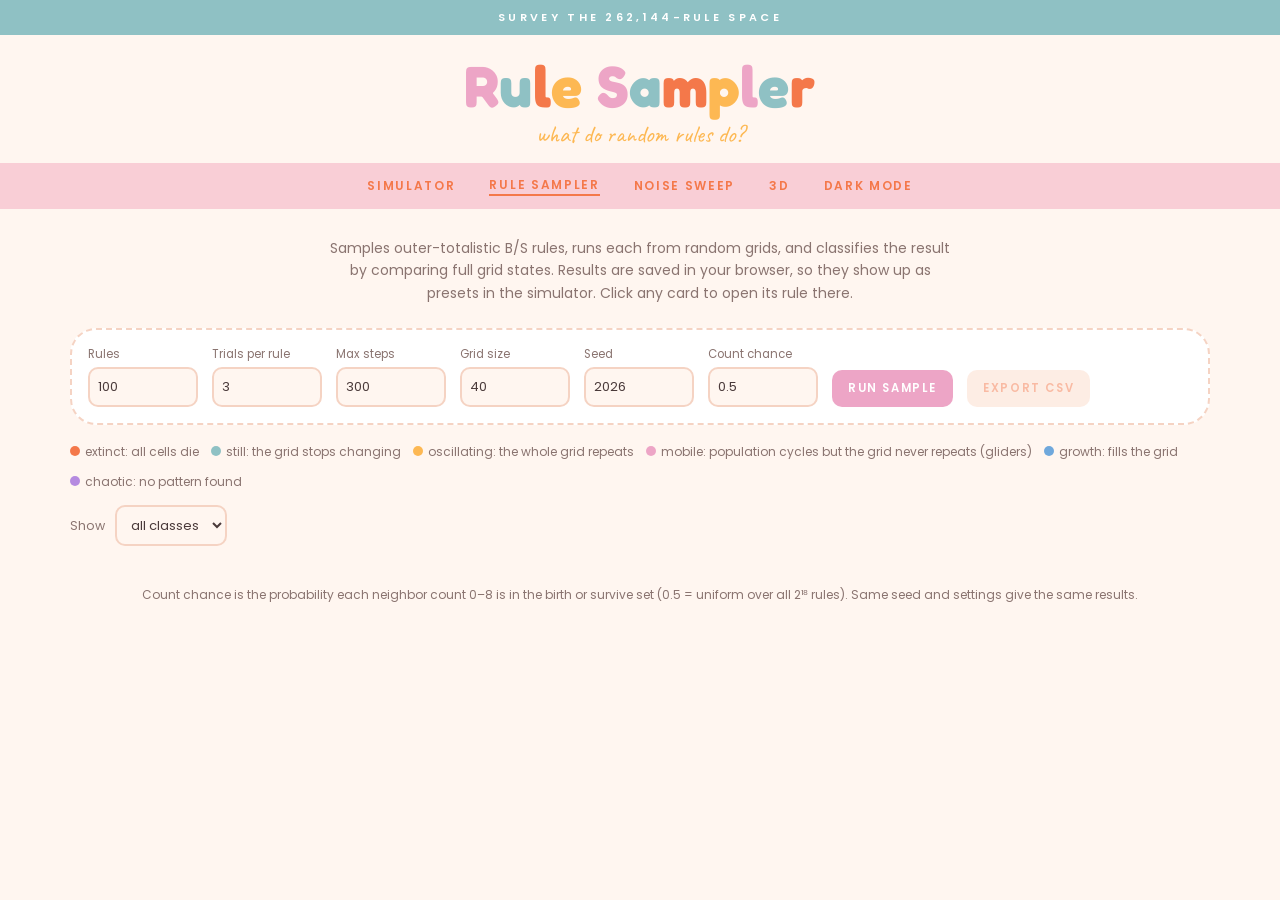
<file: sampler.html>
<!DOCTYPE html>
<html lang="en">
<head>
<meta charset="UTF-8">
<meta name="viewport" content="width=device-width, initial-scale=1">
<title>Rule Sampler · Cellular Automaton Lab</title>
<link href="https://fonts.googleapis.com/css2?family=Caveat:wght@600&family=Fredoka:wght@500;700&family=Poppins:wght@400;600&display=swap" rel="stylesheet">
<link rel="stylesheet" href="style.css">
<script src="shared.js"></script>
</head>
<body>
<div class="top">Survey the 262,144-rule space</div>
<div class="brand"><h1 class="rainbow">Rule Sampler</h1><p class="script">what do random rules do?</p></div>
<nav><a href="index.html">Simulator</a><a class="on" href="sampler.html">Rule sampler</a><a href="noise.html">Noise sweep</a><a href="3d.html">3D</a><button id="themeBtn">Dark mode</button></nav>
<div class="wrap">
  <p class="intro">Samples outer-totalistic B/S rules, runs each from random grids, and classifies the result by comparing full grid states. Results are saved in your browser, so they show up as presets in the simulator. Click any card to open its rule there.</p>
  <div class="board-panel controls" style="align-items:flex-end">
    <div class="field"><label>Rules</label><input type="number" id="numRules" value="100" min="1" max="500"></div>
    <div class="field"><label>Trials per rule</label><input type="number" id="trials" value="3" min="1" max="10"></div>
    <div class="field"><label>Max steps</label><input type="number" id="steps" value="300" min="20" max="1000"></div>
    <div class="field"><label>Grid size</label><input type="number" id="gridSize" value="40" min="10" max="80"></div>
    <div class="field"><label>Seed</label><input type="number" id="seed" value="2026"></div>
    <div class="field"><label>Count chance</label><input type="number" id="prob" value="0.5" min="0.05" max="0.95" step="0.05"></div>
    <button class="btn primary" id="runBtn">Run sample</button>
    <button class="btn" id="exportBtn" disabled>Export CSV</button>
    <span class="mono" id="progress"></span>
  </div>
  <div class="legend">
    <span><i class="dot" style="background:var(--orange)"></i>extinct: all cells die</span>
    <span><i class="dot" style="background:var(--teal)"></i>still: the grid stops changing</span>
    <span><i class="dot" style="background:var(--yellow)"></i>oscillating: the whole grid repeats</span>
    <span><i class="dot" style="background:var(--pink)"></i>mobile: population cycles but the grid never repeats (gliders)</span>
    <span><i class="dot" style="background:#6fa8dc"></i>growth: fills the grid</span>
    <span><i class="dot" style="background:#b58ae0"></i>chaotic: no pattern found</span>
  </div>
  <div class="row" style="margin:0 0 14px">Show <select id="filter" style="width:auto"><option value="">all classes</option></select></div>
  <div class="grid" id="grid"></div>
  <footer>Count chance is the probability each neighbor count 0–8 is in the birth or survive set (0.5 = uniform over all 2¹⁸ rules). Same seed and settings give the same results.</footer>
</div>
<script>
(()=>{
const $=id=>document.getElementById(id),CLASSES=['extinct','still','oscillating','mobile','growth','chaotic'];
let results=[],cards=[];
$('filter').innerHTML+=CLASSES.map(c=>`<option>${c}</option>`).join('');
function hash(g){let h=2166136261;for(let i=0;i<g.length;i++)h=Math.imul(h^g[i],16777619);return h>>>0}
function trial(rule,size,steps,dens,rnd){
  let g=Uint8Array.from({length:size*size},()=>rnd()<dens?1:0);
  const seen=new Map(),pops=[],acts=[],area=size*size;
  const out=(cls,trans,per)=>{const t=acts.slice(-20);return{g,cls,trans,per,den:pops.length?pops[pops.length-1]/area:0,act:t.length?t.reduce((a,b)=>a+b,0)/t.length:0}};
  for(let t=0;t<steps;t++){
    const h=hash(g);
    if(seen.has(h)){const j=seen.get(h),p=t-j;return out(p===1?'still':'oscillating',j,p)}
    seen.set(h,t);
    const n=CA.step(g,size,size,rule.B,rule.S);let pop=0,ch=0;
    for(let i=0;i<n.length;i++){pop+=n[i];ch+=n[i]^g[i]}
    g=n;pops.push(pop);acts.push(ch/area);
    if(pop===0)return out('extinct',t,0)}
  // grid never repeated: is the population periodic anyway (moving objects)?
  const tail=pops.slice(-60);
  for(let p=1;p<=30;p++){let ok=true;for(let i=0;i<tail.length-p;i++)if(tail[i]!==tail[i+p]){ok=false;break}
    if(ok)return out('mobile',steps,p)}
  const k=Math.floor(pops.length/3),early=pops.slice(0,k).reduce((a,b)=>a+b,0),late=pops.slice(-k).reduce((a,b)=>a+b,0);
  return out(late>early*1.5&&pops[pops.length-1]>area*.3?'growth':'chaotic',steps,0)}
function draw(c,g,size){const d=devicePixelRatio||1,w=c.clientWidth;c.width=c.height=w*d;const x=c.getContext('2d');x.setTransform(d,0,0,d,0,0);
  x.fillStyle=CA.css('--canvas');x.fillRect(0,0,w,w);x.fillStyle=CA.css('--live');const s=w/size;
  for(let i=0;i<size;i++)for(let j=0;j<size;j++)if(g[j*size+i])x.fillRect(i*s,j*s,Math.ceil(s),Math.ceil(s))}
async function runSample(){
  const N=+$('numRules').value,T=+$('trials').value,steps=+$('steps').value,size=+$('gridSize').value,seed=+$('seed').value,p=+$('prob').value;
  const rnd=CA.prng(seed),gridEl=$('grid'),btn=$('runBtn'),names=new Set();
  gridEl.innerHTML='';results=[];cards=[];btn.disabled=true;$('filter').value='';
  while(results.length<N){
    const B=new Set(),S=new Set();for(let n=0;n<=8;n++){if(rnd()<p)B.add(n);if(rnd()<p)S.add(n)}
    const name=CA.fmt(B,S);if(names.has(name))continue;names.add(name);
    const runs=[];for(let t=0;t<T;t++)runs.push(trial({B,S},size,steps,.2+rnd()*.3,rnd));
    const cnt={};runs.forEach(r=>cnt[r.cls]=(cnt[r.cls]||0)+1);
    const cls=Object.entries(cnt).sort((a,b)=>b[1]-a[1]||CLASSES.indexOf(b[0])-CLASSES.indexOf(a[0]))[0][0];
    const avg=k=>runs.reduce((a,r)=>a+r[k],0)/runs.length;
    const rep=runs.filter(r=>r.cls===cls).pop(),den=avg('den'),act=avg('act'),trans=avg('trans');
    const a=document.createElement('a');a.className='rcard';a.href='index.html#'+name;a.dataset.cls=cls;a.title='Open in simulator';
    a.innerHTML=`<canvas></canvas><div class="rname">${name}</div><span class="tag t-${cls}">${cls}</span><div class="rmeta">density ${(den*100).toFixed(0)}% · activity ${(act*100).toFixed(1)}% · settles ~${trans.toFixed(0)}</div>`;
    gridEl.appendChild(a);const c=a.querySelector('canvas');draw(c,rep.g,size);cards.push([c,rep.g,size]);
    results.push({rule:name,cls,trials:runs.map(r=>r.cls).join('|'),den,act,trans});
    $('progress').textContent=`${results.length} / ${N}`;
    await new Promise(r=>setTimeout(r,0))}
  $('progress').textContent=`done: ${N} rules, seed ${seed}`;btn.disabled=false;$('exportBtn').disabled=false;
  try{localStorage.setItem('ca_samples',JSON.stringify(results.map(r=>({rule:r.rule,cls:r.cls}))))}catch(e){}}
$('runBtn').onclick=runSample;
$('filter').onchange=e=>document.querySelectorAll('.rcard').forEach(c=>c.style.display=!e.target.value||c.dataset.cls===e.target.value?'':'none');
addEventListener('themechange',()=>cards.forEach(([c,g,s])=>draw(c,g,s)));
$('exportBtn').onclick=()=>{
  const meta=`${$('seed').value},${$('prob').value},${$('steps').value},${$('gridSize').value}`;
  let csv='rule,classification,trials,final_density,activity,transient,seed,count_chance,max_steps,grid\n';
  results.forEach(r=>csv+=`${r.rule},${r.cls},${r.trials},${r.den.toFixed(4)},${r.act.toFixed(4)},${r.trans.toFixed(1)},${meta}\n`);
  const a=document.createElement('a');a.href=URL.createObjectURL(new Blob([csv],{type:'text/csv'}));a.download='rule_sample_results.csv';a.click();URL.revokeObjectURL(a.href)};
})();
</script>
</body>
</html>
</file>
<file: style.css>
:root{--bg:#fff6f0;--panel:#fff;--line:#f5d3c3;--ink:#4a3a3a;--dim:#8a7470;--pink:#eda5c6;--teal:#8fc1c4;--orange:#f4784a;--yellow:#fdb853;--peach:#fddccb;--strip:#f9ced6;--canvas:#fffdfb;--live:#f4784a;--grid:rgba(0,0,0,.05);--stripink:#f4784a}
:root[data-theme=dark]{--bg:#1b2326;--panel:#243034;--line:#35474c;--ink:#f6ece8;--dim:#a4b7b8;--peach:#3a3030;--strip:#43303c;--canvas:#141b1d;--live:#fdb853;--grid:rgba(255,255,255,.05);--stripink:#eda5c6}
*{box-sizing:border-box}
html,body{margin:0;background:var(--bg);color:var(--ink);font-family:'Poppins',system-ui,sans-serif;transition:background .25s,color .25s}
.top{background:var(--teal);color:#fff;text-align:center;font-size:11px;letter-spacing:.3em;padding:9px;font-weight:600;text-transform:uppercase}
.brand{text-align:center;padding:22px 16px 14px}
.rainbow{font-family:'Fredoka',sans-serif;font-weight:700;font-size:clamp(34px,6vw,58px);margin:0;letter-spacing:.01em;line-height:1}
.script{font-family:'Caveat',cursive;font-size:24px;color:var(--yellow);margin:4px 0 0}
nav{background:var(--strip);display:flex;justify-content:center;align-items:center;gap:34px;padding:13px 16px;flex-wrap:wrap}
nav a,nav button{color:var(--stripink);font:600 12px 'Poppins',sans-serif;letter-spacing:.14em;text-transform:uppercase;text-decoration:none;background:none;border:0;padding:0;cursor:pointer}
nav a.on{border-bottom:2px solid var(--stripink)}
.wrap{max-width:1180px;margin:0 auto;padding:28px 20px 50px}
.intro{text-align:center;max-width:620px;margin:0 auto 24px;color:var(--dim);font-size:14px;line-height:1.6}
.rule-readout{text-align:center;margin-bottom:22px}
.rule-readout .lbl{display:block;font-family:'Caveat',cursive;font-size:22px;color:var(--yellow)}
#ruleText{font-family:'Fredoka',sans-serif;font-size:40px;font-weight:700;color:var(--orange)}
.layout{display:grid;grid-template-columns:1fr 330px;gap:22px}
@media(max-width:900px){.layout{grid-template-columns:1fr}}
.board-panel,.card{background:var(--panel);border:2px dashed var(--line);border-radius:26px;padding:16px}
.card h2{font:600 15px 'Fredoka',sans-serif;color:var(--teal);margin:0 0 12px}
.side{display:flex;flex-direction:column;gap:16px}
#board{display:block;margin:0 auto;border-radius:14px;cursor:crosshair;touch-action:none;background:var(--canvas)}
.row{display:flex;align-items:center;gap:10px;margin-top:12px;flex-wrap:wrap;font-size:12.5px;color:var(--dim)}
.sp{flex:1}
.btn,button.btn{font:600 11.5px 'Poppins',sans-serif;letter-spacing:.14em;text-transform:uppercase;background:var(--peach);color:var(--orange);border:0;border-radius:10px;padding:10px 16px;cursor:pointer;text-decoration:none;display:inline-block}
.btn:hover{filter:brightness(.96)}
.btn.primary{background:var(--pink);color:#fff}
.btn.teal{background:var(--teal);color:#fff}
.btn:disabled{opacity:.5;cursor:default}
:focus-visible{outline:3px solid var(--teal);outline-offset:2px}
input[type=range]{accent-color:var(--orange);width:110px}
select,.field input{width:100%;background:var(--bg);color:var(--ink);border:2px solid var(--line);border-radius:10px;padding:8px 10px;font:13px 'Poppins',sans-serif}
.counts{display:flex;gap:5px;flex-wrap:wrap}
.lab{font-size:12.5px;color:var(--dim);margin:10px 0 6px;font-weight:600}
.cb{width:28px;height:28px;border-radius:50%;border:2px solid var(--line);background:var(--bg);color:var(--dim);font:600 12px 'Fredoka',sans-serif;cursor:pointer;padding:0}
.cb.b{background:var(--teal);border-color:var(--teal);color:#fff}
.cb.s{background:var(--yellow);border-color:var(--yellow);color:#4a3000}
.note{font-size:11.5px;color:var(--dim);line-height:1.5;margin:12px 0 0}
.seg{display:flex;gap:6px}.seg .btn{flex:1;padding:9px 4px;letter-spacing:.04em}.seg .btn.on{background:var(--orange);color:#fff}
.mono{font-family:'Fredoka',sans-serif;font-size:13px;color:var(--dim)}
.controls{display:flex;gap:14px;align-items:flex-end;flex-wrap:wrap;margin-bottom:18px}
.field{display:flex;flex-direction:column;gap:4px;width:110px}.field label{font-size:11.5px;color:var(--dim)}
.legend{display:flex;gap:12px;flex-wrap:wrap;margin:14px 0;font-size:12px;color:var(--dim)}
.grid{display:grid;grid-template-columns:repeat(auto-fill,minmax(150px,1fr));gap:12px}
.rcard{background:var(--panel);border:2px dashed var(--line);border-radius:20px;padding:9px;display:flex;flex-direction:column;gap:6px;color:var(--ink);text-decoration:none}
.rcard:hover{border-color:var(--pink)}
.rcard canvas{width:100%;aspect-ratio:1;border-radius:12px;background:var(--canvas)}
.rname{font:600 13px 'Fredoka',sans-serif}.rmeta{font-size:10.5px;color:var(--dim)}
.tag{font:600 10px 'Poppins',sans-serif;padding:3px 9px;border-radius:99px;align-self:flex-start;color:#fff;display:inline-block}
.t-extinct{background:var(--orange)}.t-still{background:var(--teal)}.t-oscillating{background:var(--yellow);color:#4a3000}.t-mobile{background:var(--pink)}.t-growth{background:#6fa8dc}.t-chaotic{background:#b58ae0}
.dot{width:10px;height:10px;border-radius:50%;display:inline-block;margin-right:5px}
footer{text-align:center;color:var(--dim);font-size:12px;margin-top:26px}
.kbd{background:var(--peach);padding:1px 7px;border-radius:5px}

.plot{width:100%;height:130px;display:block;margin-top:12px}
input[type=number]{background:var(--bg);color:var(--ink);border:2px solid var(--line);border-radius:10px;padding:8px;font:13px 'Poppins',sans-serif}
</file>
